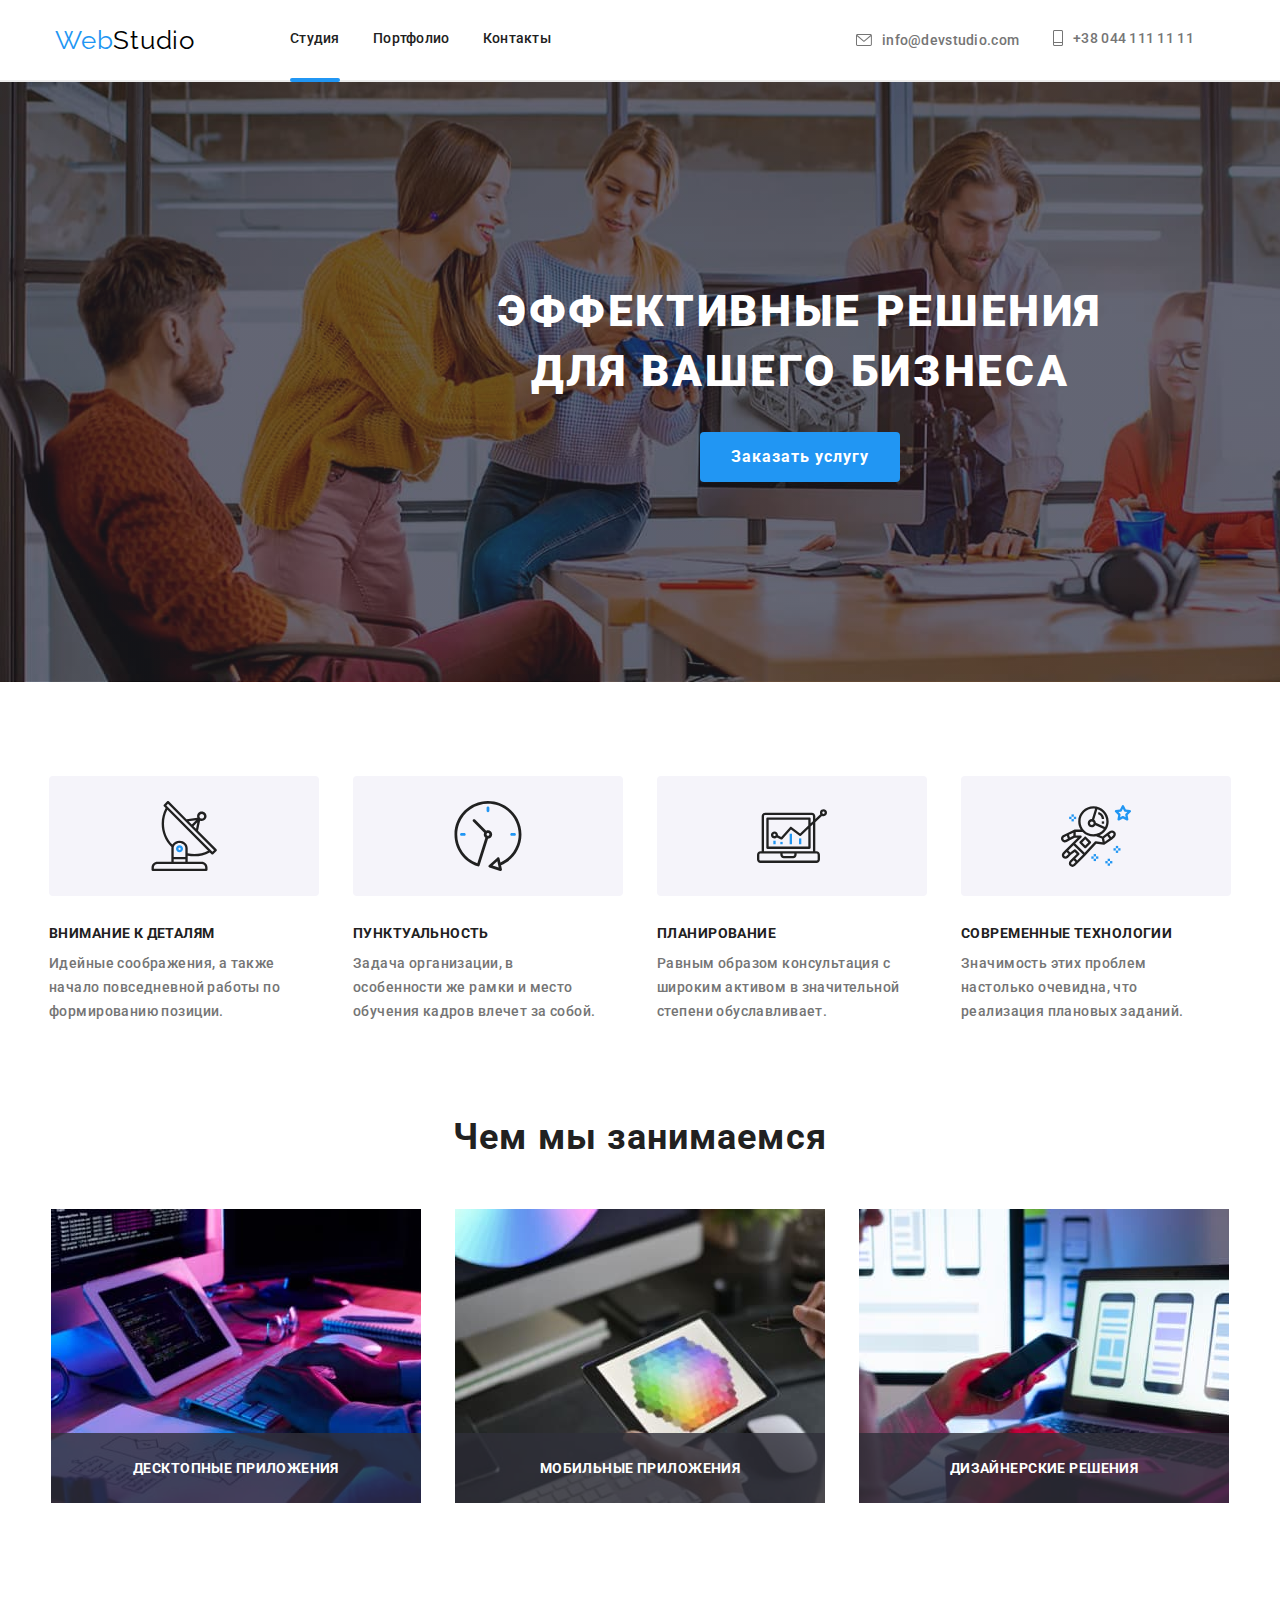
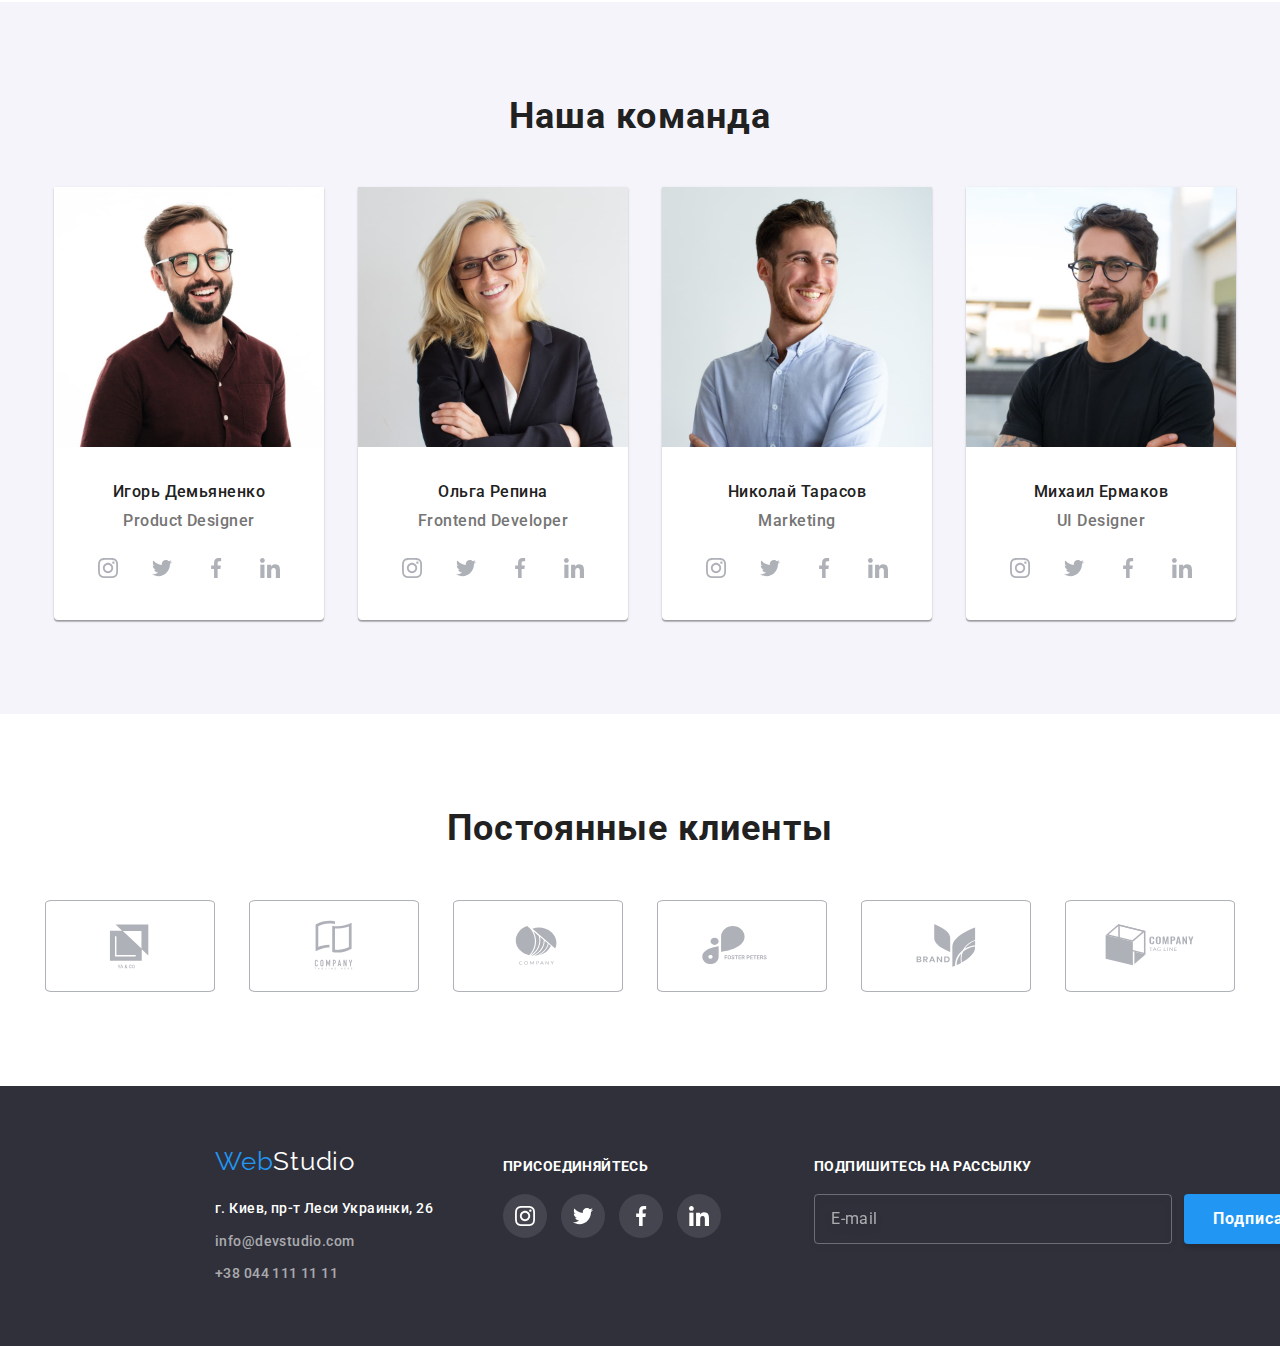
<file: index.html>
<!DOCTYPE html>
<html lang="ru">
<head>
    <meta charset="UTF-8">
    <meta http-equiv="X-UA-Compatible" content="IE=edge">
    <meta name="viewport" content="width=device-width, initial-scale=1.0">
    <title>WebStudio</title>
    <link rel="stylesheet" href="https://cdnjs.cloudflare.com/ajax/libs/modern-normalize/1.0.0/modern-normalize.min.css" />
    <link rel="preconnect" href="https://fonts.googleapis.com">
    <link rel="preconnect" href="https://fonts.gstatic.com" crossorigin>
    <link href="https://fonts.googleapis.com/css2?family=Raleway:wght@700&family=Roboto:wght@400;500;700;900&display=swap"
    rel="stylesheet">
    <link rel="stylesheet" href="./css/style.css">
</head>
<body>
    <header>
        <nav class="top_panel">
        <a href="" class="logo"><span class="highlighting-logo">Web</span>Studio</a>
            <ul class="menu">
                <li><a href="./index.html" class="highlighted-text menu-text underline">Студия</a></li>
                <li class="menu-items"><a href="./portfolio.html" class="highlighted-text menu-text">Портфолио</a></li>
                <li class="menu-items"><a href="#bottom_panel" class="highlighted-text menu-text">Контакты</a></li>            
            </ul>
            <ul>
                <li class="contacts">
                    <a href="mailto:info@devstudio.com" class="contacts-container">
                    <svg class="icon-mail">
                        <use href="./img/icons/symbol-defs.svg#icon-mail"></use>
                    </svg>
                    <p class="contact-text menu-text">info@devstudio.com</p>
                </a>
            </li>
                <li class="contacts">
                    <a href="tel:+380441111111" class="contacts-container">
                    <svg class="icon-phone">
                        <use href="./img/icons/symbol-defs.svg#icon-phone"></use>
                    </svg>
                    <p class="contact-text menu-text">+38 044 111 11 11</p>
                </a>
            </li>
            </ul>
        </nav>
        <hr class="line">
    </header>
    <main>
        <section class="preview-section">
            <div class="preview-container">
                <h1 class="preview-title">эффективные решения для вашего бизнеса</h1>
                <button type="button" class="button-to-order" data-modal-open>Заказать услугу</button>
            </div>
        </section>
        <section class="good-quality-section">
            <ul class="container">
                <li class="good-quality-container">
                    <div class="good-quality-icon-container">
                        <svg class="good-quality-icon">
                            <use href="./img/icons/symbol-defs.svg#icon-antenna"></use>
                        </svg>
                    </div>
                    <h4 class="good-quality-title">Внимание к деталям</h4>
                    <p class="good-quality-text">Идейные соображения, а также начало повседневной работы по формированию позиции.</p>
                </li>
                <li class="good-quality-container">
                    <div class="good-quality-icon-container">
                        <svg class="good-quality-icon">
                            <use href="./img/icons/symbol-defs.svg#icon-clock"></use>
                        </svg>
                    </div>
                    <h4 class="good-quality-title">Пунктуальность</h4>
                    <p class="good-quality-text">Задача организации, в особенности же рамки и место обучения кадров влечет за собой.</p>
                </li>
                <li class="good-quality-container">
                    <div class="good-quality-icon-container">
                        <svg class="good-quality-icon">
                            <use href="./img/icons/symbol-defs.svg#icon-computer"></use>
                        </svg>
                    </div>
                    <h4 class="good-quality-title">Планирование</h4>
                    <p class="good-quality-text">Равным образом консультация с широким активом в значительной степени обуславливает.</p>
                </li>
                <li class="good-quality-container">
                    <div class="good-quality-icon-container">
                        <svg class="good-quality-icon">
                            <use href="./img/icons/symbol-defs.svg#icon-astronaut"></use>
                        </svg>
                    </div>
                    <h4 class="good-quality-title">Современные технологии</h4>
                    <p class="good-quality-text">Значимость этих проблем настолько очевидна, что реализация плановых заданий.</p>
                </li>
            </ul>
            </section>

            <section class="section">
                <div class="container">
                <h1 class="studio-title">Чем мы занимаемся</h1>
                <ul>
                    <li class="what-we-do-picture">
                        <img src="./img/box1.jpg" alt="">
                        <div class="what-we-do-text-container">
                            <h4 class="what-we-do-text">Десктопные приложения</h4>
                        </div>
                    </li>
                    <li class="what-we-do-picture">
                        <img src="./img/box2.jpg" alt="">
                        <div class="what-we-do-text-container">
                            <h4 class="what-we-do-text">Мобильные приложения</h4>
                        </div>
                    </li>
                    <li class="what-we-do-picture">
                        <img src="./img/box3.jpg" alt="">
                        <div class="what-we-do-text-container">
                            <h4 class="what-we-do-text">Дизайнерские решения</h4>
                        </div>
                    </li>
                </ul>
                </div>
            </section>
            <section class="command-section section">
                <div class="container">
                <h2 class="studio-title">Наша команда</h2>
                <ul class="all-our-command-picture-containers">
                <li class="our-command-picture-container">
                    <img src="./img/our-team/product_designer.jpg" alt="" class="our-command-picture">
                    <div class="our-command-text-container">
                        <h4 class="our-command-title">Игорь Демьяненко</h4>
                        <p class="our-command-text">Product Designer</p>
                        <ul class="icon-links-container">
                            <li class="icon-link-item">
                                <a href="" class="icon-link-circle">
                                    <svg class="icon-link">
                                        <use href="./img/icons/symbol-defs.svg#icon-instagram"></use>
                                    </svg>
                                </a>
                            </li>
                            <li class="icon-link-item">
                                <a href="" class="icon-link-circle">
                                    <svg class="icon-link">
                                        <use href="./img/icons/symbol-defs.svg#icon-twitter"></use>
                                    </svg>
                                </a>
                            </li>
                            <li class="icon-link-item">
                                <a href="" class="icon-link-circle">
                                    <svg class="icon-link">
                                        <use href="./img/icons/symbol-defs.svg#icon-facebook"></use>
                                    </svg>
                                </a>
                            </li>
                            <li class="icon-link-item">
                                <a href="" class="icon-link-circle">
                                    <svg class="icon-link">
                                        <use href="./img/icons/symbol-defs.svg#icon-linkedin"></use>
                                    </svg>
                                </a>
                            </li>
                        </ul>
                    </div>
                </li>
                <li class="our-command-picture-container">
                    <img src="./img/our-team/fronted_developer.jpg" alt="" class="our-command-picture">
                    <div class="our-command-text-container">
                        <h4 class="our-command-title">Ольга Репина</h4>
                        <p class="our-command-text">Frontend Developer</p>
                            <ul class="icon-links-container">
                                <li class="icon-link-item">
                                    <a href="" class="icon-link-circle">
                                        <svg class="icon-link">
                                            <use href="./img/icons/symbol-defs.svg#icon-instagram"></use>
                                        </svg>
                                    </a>
                                </li>
                                <li class="icon-link-item">
                                    <a href="" class="icon-link-circle">
                                        <svg class="icon-link">
                                            <use href="./img/icons/symbol-defs.svg#icon-twitter"></use>
                                        </svg>
                                    </a>
                                </li>
                                <li class="icon-link-item">
                                    <a href="" class="icon-link-circle">
                                        <svg class="icon-link">
                                            <use href="./img/icons/symbol-defs.svg#icon-facebook"></use>
                                        </svg>
                                    </a>
                                </li>
                                <li class="icon-link-item">
                                    <a href="" class="icon-link-circle">
                                        <svg class="icon-link">
                                            <use href="./img/icons/symbol-defs.svg#icon-linkedin"></use>
                                        </svg>
                                    </a>
                                </li>
                            </ul>
                    </div>
                </li>
                <li class="our-command-picture-container">
                    <img src="./img/our-team/marketing.jpg" alt="" class="our-command-picture">
                    <div class="our-command-text-container">
                        <h4 class="our-command-title">Николай Тарасов</h4>
                        <p class="our-command-text">Marketing</p>
                        <ul class="icon-links-container">
                            <li class="icon-link-item">
                                <a href="" class="icon-link-circle">
                                    <svg class="icon-link">
                                        <use href="./img/icons/symbol-defs.svg#icon-instagram"></use>
                                    </svg>
                                </a>
                            </li>
                            <li class="icon-link-item">
                                <a href="" class="icon-link-circle">
                                    <svg class="icon-link">
                                        <use href="./img/icons/symbol-defs.svg#icon-twitter"></use>
                                    </svg>
                                </a>
                            </li>
                            <li class="icon-link-item">
                                <a href="" class="icon-link-circle">
                                    <svg class="icon-link">
                                        <use href="./img/icons/symbol-defs.svg#icon-facebook"></use>
                                    </svg>
                                </a>
                            </li>
                            <li class="icon-link-item">
                                <a href="" class="icon-link-circle">
                                    <svg class="icon-link">
                                        <use href="./img/icons/symbol-defs.svg#icon-linkedin"></use>
                                    </svg>
                                </a>
                            </li>
                        </ul>
                    </div>
                </li>
                <li class="our-command-picture-container">
                    <img src="./img/our-team/ui_designer.jpg" alt="" class="our-command-picture">
                    <div class="our-command-text-container">
                        <h4 class="our-command-title">Михаил Ермаков</h4>
                        <p class="our-command-text">UI Designer</p>
                        <ul class="icon-links-container">
                            <li class="icon-link-item">
                                <a href="" class="icon-link-circle">
                                    <svg class="icon-link">
                                        <use href="./img/icons/symbol-defs.svg#icon-instagram"></use>
                                    </svg>
                                </a>
                            </li>
                            <li class="icon-link-item">
                                <a href="" class="icon-link-circle">
                                    <svg class="icon-link">
                                        <use href="./img/icons/symbol-defs.svg#icon-twitter"></use>
                                    </svg>
                                </a>
                            </li>
                            <li class="icon-link-item">
                                <a href="" class="icon-link-circle">
                                    <svg class="icon-link">
                                        <use href="./img/icons/symbol-defs.svg#icon-facebook"></use>
                                    </svg>
                                </a>
                            </li>
                            <li class="icon-link-item">
                                <a href="" class="icon-link-circle">
                                    <svg class="icon-link">
                                        <use href="./img/icons/symbol-defs.svg#icon-linkedin"></use>
                                    </svg>
                                </a>
                            </li>
                        </ul>
                    </div>
                </li>
                </ul>
                </div>
            </section>

            <section class="section">
                <div class="container">
                <h2 class="studio-title">Постоянные клиенты</h2>
                <ul>
                    <li class="client-item">
                        <a href="" class="client-line">
                            <svg class="client">
                                <use href="./img/icons/symbol-defs.svg#icon-client-1"></use>
                            </svg>
                        </a>
                    </li>
                    <li class="client-item">
                        <a href="" class="client-line">
                            <svg class="client">
                                <use href="./img/icons/symbol-defs.svg#icon-client-2"></use>
                            </svg>
                        </a>
                    </li>
                    <li class="client-item">
                        <a href="" class="client-line">
                            <svg class="client">
                                <use href="./img/icons/symbol-defs.svg#icon-client-3"></use>
                            </svg>
                        </a>
                    </li>
                    <li class="client-item">
                        <a href="" class="client-line">
                            <svg class="client">
                                <use href="./img/icons/symbol-defs.svg#icon-client-4"></use>
                            </svg>
                        </a>
                    </li>
                    <li class="client-item">
                        <a href="" class="client-line">
                            <svg class="client">
                                <use href="./img/icons/symbol-defs.svg#icon-client-5"></use>
                            </svg>
                        </a>
                    </li>
                    <li class="client-item">
                        <a href="" class="client-line">
                            <svg class="client">
                                <use href="./img/icons/symbol-defs.svg#icon-client-6"></use>
                            </svg>
                        </a>
                    </li>
                </ul>
                </div>
            </section>
    </main>
    <footer id="bottom_panel">
        <div class="container">
        <div class="bottom_panel-item-container">
            <a href="" class="logo-light"><span class="highlighting-logo">Web</span>Studio</a>
            <p class="bottom_panel-adress">г. Киев, пр-т Леси Украинки, 26</p>
            <p class="bottom-panel-contacts-item"><a href="mailto:info@devstudio.com" class="bottom-panel-contacts">info@devstudio.com</a></p>
            <p class="bottom-panel-contacts-item"><a href="tel:+380441111111" class="bottom-panel-contacts">+38 044 111 11 11</a></p>
        </div>
        <div class="join-us-container">
            <h4 class="footer-title">Присоединяйтесь</h4>
            <ul class="icon-links-container-dark">
                <li class="icon-link-item">
                    <a href="" class="icon-link-circle-dark icon-link-circle">
                        <svg class="icon-link-dark">
                            <use href="./img/icons/symbol-defs.svg#icon-instagram"></use>
                        </svg>
                    </a>
                </li>
                <li class="icon-link-item">
                    <a href="" class="icon-link-circle-dark icon-link-circle">
                        <svg class="icon-link-dark">
                            <use href="./img/icons/symbol-defs.svg#icon-twitter"></use>
                        </svg>
                    </a>
                </li>
                <li class="icon-link-item">
                    <a href="" class="icon-link-circle-dark icon-link-circle">
                        <svg class="icon-link-dark">
                            <use href="./img/icons/symbol-defs.svg#icon-facebook"></use>
                        </svg>
                    </a>
                </li>
                <li class="icon-link-item">
                    <a href="" class="icon-link-circle-dark icon-link-circle">
                        <svg class="icon-link-dark">
                            <use href="./img/icons/symbol-defs.svg#icon-linkedin"></use>
                        </svg>
                    </a>
                </li>
            </ul>
        </div>
        <div class="subscribe-container">
            <h4 class="footer-title">Подпишитесь на рассылку</h4>
            <form action="" class="subscribe-input-container">
                <input type="email" name="mailing-address" placeholder="E-mail" class="footer-input" required>
                <button type="submit" class="subscribe-button">Подписаться
                    <svg class="subscribe-icon">
                        <use href="./img/icons/symbol-defs.svg#icon-send"></use>
                    </svg>
                </button>
            </form>
        </div>
        </div>
    </footer>
    <div class="backdrop is-hidden" data-modal>
        <div class="modal">
            <button class="modal-close-bth" data-modal-close>
                <svg class="icon-exit">
                    <use href="./img/icons/symbol-defs.svg#icon-exit"></use>
                </svg>
            </button>
            <p class="modal-title">Оставьте свои данные, мы вам перезвоним</p>
            <form action="">
                <label class="modal-label">Имя
                <div class="modal-input-wrap">
                    <input type="text" class="modal-input" name="user-name" required>
                    <svg class="input-icon">
                        <use href="./img/icons/symbol-defs.svg#icon-person"></use>
                    </svg>
                </div>
                </label>
                <label class="modal-label">Телефон
                <div class="modal-input-wrap">
                    <input type="tel" class="modal-input" name="user-tel" required>
                    <svg class="input-icon">
                        <use href="./img/icons/symbol-defs.svg#icon-phone"></use>
                    </svg>
                </div>
                </label>
                <label class="modal-label">Почта
                <div class="modal-input-wrap">
                    <input type="email" class="modal-input" name="user-email">
                    <svg class="input-icon">
                        <use href="./img/icons/symbol-defs.svg#icon-email"></use>
                    </svg>
                </div>
                </label>
                <label class="modal-label" for="user-comment">Комментарий</label>
                <textarea name="user-comment" id="user-comment" class="modal-comment" placeholder="Введите текст"></textarea>
                <div class="checkbox-container">
                    <input type="checkbox" name="user-consent" id="user-consent" class="modal-checkbox visually-hidden" required>
                    <label for="user-consent" class="modal-consent">Соглашаюсь с рассылкой и принимаю
                        <a href="" class="modal-underlined-text">Условия договора</a>
                    </label>
                </div>
                <button type="submit" class="modal-button">Отправить</button>
            </form>
        </div>
    </div>
    <script src="./js/modal.js"></script>
</body>
</html>
</file>
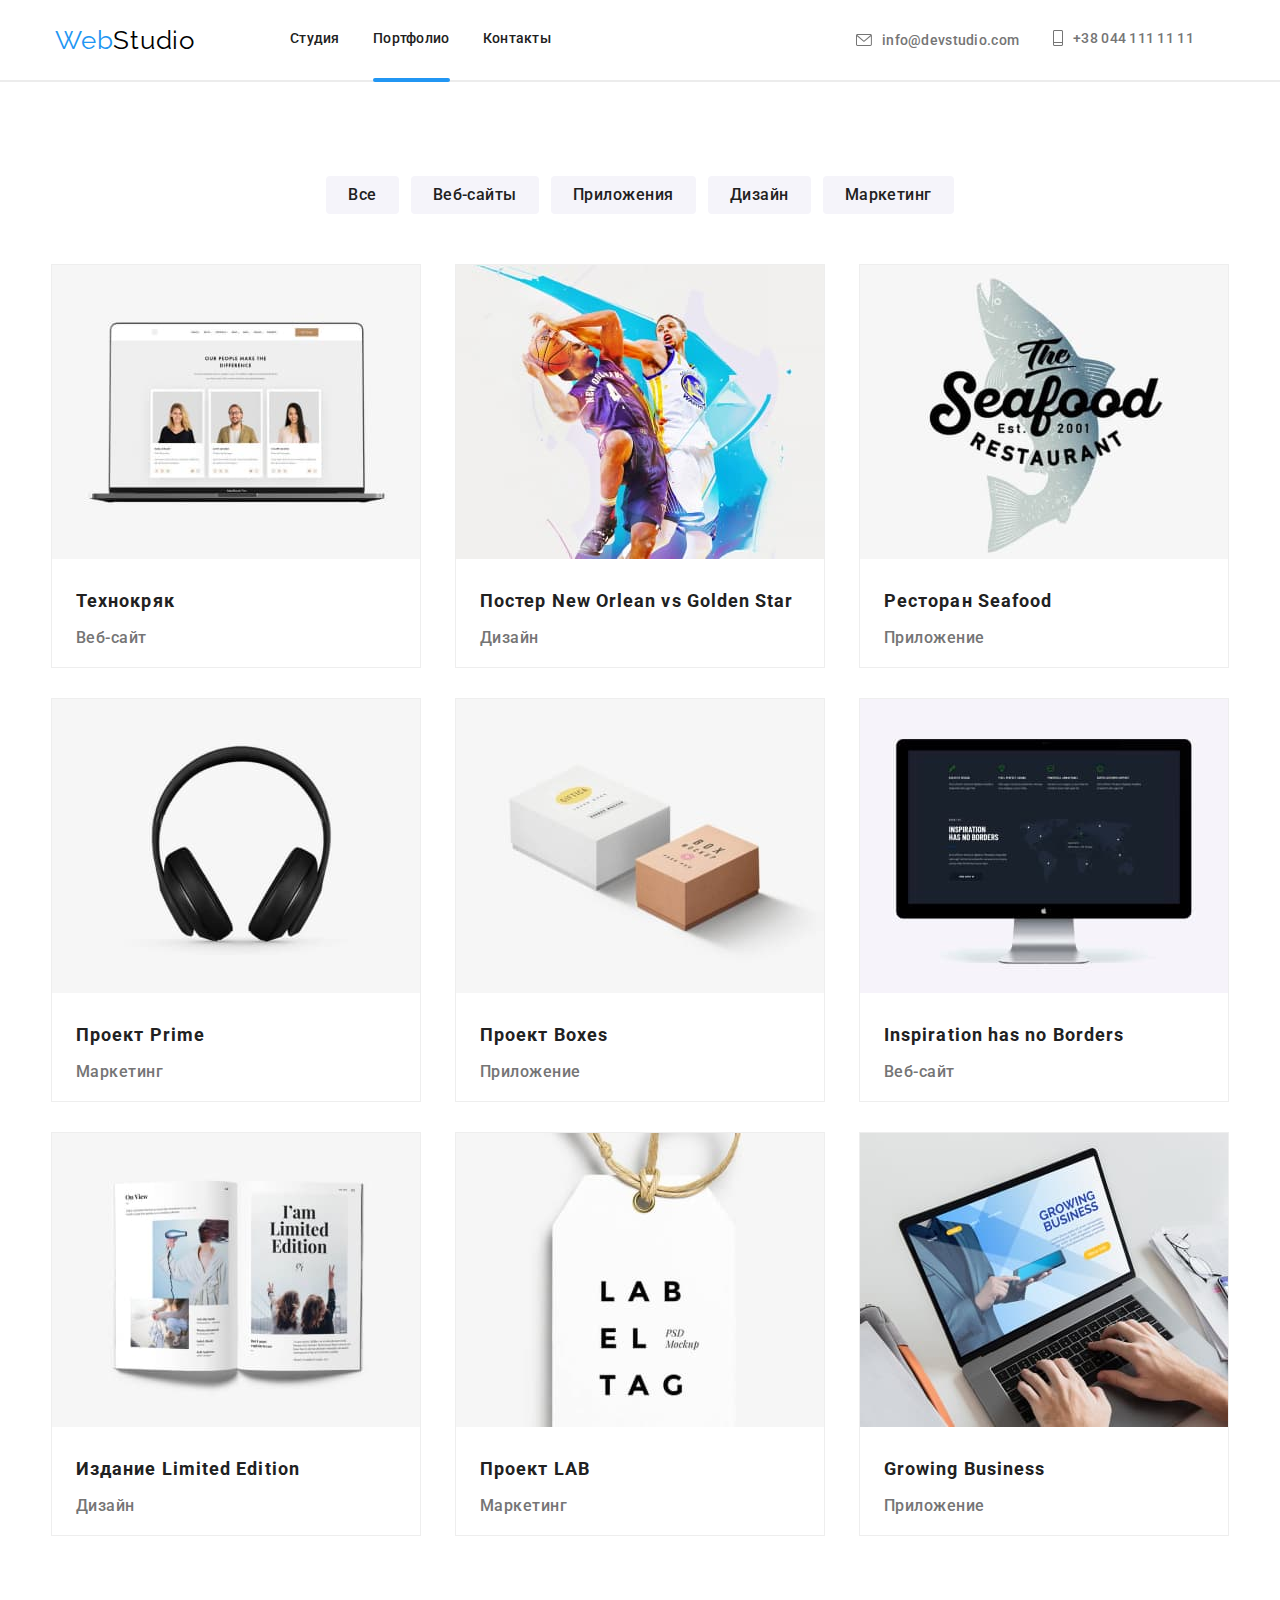
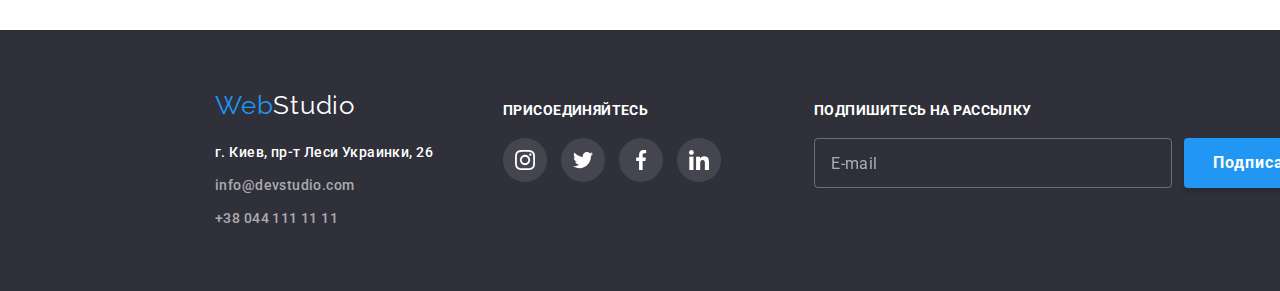
<file: portfolio.html>
<!DOCTYPE html>
<html lang="ru">

<head>
    <meta charset="UTF-8">
    <meta http-equiv="X-UA-Compatible" content="IE=edge">
    <meta name="viewport" content="width=device-width, initial-scale=1.0">
    <title>WebStudio</title>
    <link rel="stylesheet" href="https://cdnjs.cloudflare.com/ajax/libs/modern-normalize/1.0.0/modern-normalize.min.css" />
    <link rel="preconnect" href="https://fonts.googleapis.com">
    <link rel="preconnect" href="https://fonts.gstatic.com" crossorigin>
    <link href="https://fonts.googleapis.com/css2?family=Raleway:wght@700&family=Roboto:wght@400;500;700;900&display=swap"
        rel="stylesheet">
    <link rel="stylesheet" href="./css/style.css">
</head>

<body>
    <header>
        <nav class="top_panel">
            <a href="" class="logo"><span class="highlighting-logo">Web</span>Studio</a>
            <ul class="menu">
                <li><a href="./index.html" class="highlighted-text menu-text">Студия</a></li>
                <li class="menu-items"><a href="./portfolio.html" class="highlighted-text menu-text underline">Портфолио</a></li>
                <li class="menu-items"><a href="#bottom_panel" class="highlighted-text menu-text">Контакты</a></li>
            </ul>
            <ul>
                <li class="contacts">
                    <a href="mailto:info@devstudio.com" class="contacts-container">
                        <svg class="icon-mail">
                            <use href="./img/icons/symbol-defs.svg#icon-mail"></use>
                        </svg>
                        <p class="contact-text menu-text">info@devstudio.com</p>
                    </a>
                </li>
                <li class="contacts">
                    <a href="tel:+380441111111" class="contacts-container">
                        <svg class="icon-phone">
                            <use href="./img/icons/symbol-defs.svg#icon-phone"></use>
                        </svg>
                        <p class="contact-text menu-text">+38 044 111 11 11</p>
                    </a>
                </li>
            </ul>
        </nav>
        <hr class="line">
    </header>
    <main>
        <section class="section">
            <div class="container">
            <ul class="all-portfolio-buttons-container">
                <li class="portfolio-button-container"><button type="button" class="portfolio-button highlighted-button">Все</button></li>
                <li class="portfolio-button-container"><button type="button" class="portfolio-button highlighted-button">Веб-сайты</button></li>
                <li class="portfolio-button-container"><button type="button" class="portfolio-button highlighted-button">Приложения</button></li>
                <li class="portfolio-button-container"><button type="button" class="portfolio-button highlighted-button">Дизайн</button></li>
                <li class="portfolio-button-container"><button type="button" class="portfolio-button highlighted-button">Маркетинг</button></li>
            </ul>

            <ul>
                <li class="project-container">
                    <div class="picture-project-container">
                        <img src="./img/projects/technokryak.jpg" alt="" class="project-picture">
                        <p class="project-top-text">Ресурс предлагает комплексные предложения с разным уровнем функционала и сервисов. Все это позволит посетителю получить
                        исчерпывающие сведения о компании или частном лице.</p>
                    </div>
                    <h4 class="project-name">Технокряк</h4>
                    <p class="project-text">Веб-сайт</p>
                </li>
                <li class="project-container">
                    <div class="picture-project-container">
                    <img src="./img/projects/poster.jpg" alt="" class="project-picture">
                    <p class="project-top-text">Ресурс предлагает комплексные предложения с разным уровнем функционала и сервисов. Все это
                        позволит посетителю получить
                        исчерпывающие сведения о компании или частном лице.</p>
                    </div>
                    <h4 class="project-name">Постер New Orlean vs Golden Star</h4>
                    <p class="project-text">Дизайн</p>
                </li>
                <li class="project-container">
                    <div class="picture-project-container">
                    <img src="./img/projects/seafood.jpg" alt="" class="project-picture">
                    <p class="project-top-text">Ресурс предлагает комплексные предложения с разным уровнем функционала и сервисов. Все это
                        позволит посетителю получить
                        исчерпывающие сведения о компании или частном лице.</p>
                    </div>
                    <h4 class="project-name">Ресторан Seafood</h4>
                    <p class="project-text">Приложение</p>
                </li>
                <li class="project-container">
                    <div class="picture-project-container">
                    <img src="./img/projects/prime.jpg" alt="" class="project-picture">
                    <p class="project-top-text">Ресурс предлагает комплексные предложения с разным уровнем функционала и сервисов. Все это
                        позволит посетителю получить
                        исчерпывающие сведения о компании или частном лице.</p>
                    </div>
                    <h4 class="project-name">Проект Prime</h4>
                    <p class="project-text">Маркетинг</p>
                </li>
                <li class="project-container">
                    <div class="picture-project-container">
                    <img src="./img/projects/boxes.jpg" alt="" class="project-picture">
                    <p class="project-top-text">Ресурс предлагает комплексные предложения с разным уровнем функционала и сервисов. Все это
                        позволит посетителю получить
                        исчерпывающие сведения о компании или частном лице.</p>
                    </div>
                    <h4 class="project-name">Проект Boxes</h4>
                    <p class="project-text">Приложение</p>
                </li>
                <li class="project-container">
                    <div class="picture-project-container">
                    <img src="./img/projects/IHNB.jpg" alt="" class="project-picture">
                    <p class="project-top-text">Ресурс предлагает комплексные предложения с разным уровнем функционала и сервисов. Все это
                        позволит посетителю получить
                        исчерпывающие сведения о компании или частном лице.</p>
                    </div>
                    <h4 class="project-name">Inspiration has no Borders</h4>
                    <p class="project-text">Веб-сайт</p>
                </li>
                <li class="project-container">
                    <div class="picture-project-container">
                    <img src="./img/projects/limited-edition.jpg" alt="" class="project-picture">
                    <p class="project-top-text">Ресурс предлагает комплексные предложения с разным уровнем функционала и сервисов. Все это
                        позволит посетителю получить
                        исчерпывающие сведения о компании или частном лице.</p>
                    </div>
                    <h4 class="project-name">Издание Limited Edition</h4>
                    <p class="project-text">Дизайн</p>
                </li>
                <li class="project-container">
                    <div class="picture-project-container">
                    <img src="./img/projects/lab.jpg" alt="" class="project-picture">
                    <p class="project-top-text">Ресурс предлагает комплексные предложения с разным уровнем функционала и сервисов. Все это
                        позволит посетителю получить
                        исчерпывающие сведения о компании или частном лице.</p>
                    </div>
                    <h4 class="project-name">Проект LAB</h4>
                    <p class="project-text">Маркетинг</p>
                </li>
                <li class="project-container">
                    <div class="picture-project-container">
                    <img src="./img/projects/growing-business.jpg" alt="" class="project-picture">
                    <p class="project-top-text">Ресурс предлагает комплексные предложения с разным уровнем функционала и сервисов. Все это
                        позволит посетителю получить
                        исчерпывающие сведения о компании или частном лице.</p>
                    </div>
                    <h4 class="project-name">Growing Business</h4>
                    <p class="project-text">Приложение</p>
                </li>
            </ul>
            </div>
        </section>
    </main>
        <footer id="bottom_panel">
            <div class="container">
                <div class="bottom_panel-item-container">
                    <a href="" class="logo-light"><span class="highlighting-logo">Web</span>Studio</a>
                    <p class="bottom_panel-adress">г. Киев, пр-т Леси Украинки, 26</p>
                    <p class="bottom-panel-contacts-item"><a href="mailto:info@devstudio.com" class="bottom-panel-contacts">info@devstudio.com</a></p>
                    <p class="bottom-panel-contacts-item"><a href="tel:+380441111111" class="bottom-panel-contacts">+38 044 111 11 11</a></p>
                </div>
                <div class="join-us-container">
                    <h4 class="footer-title">Присоединяйтесь</h4>
                    <ul class="icon-links-container-dark">
                        <li class="icon-link-item">
                            <a href="" class="icon-link-circle-dark icon-link-circle">
                                <svg class="icon-link-dark">
                                    <use href="./img/icons/symbol-defs.svg#icon-instagram"></use>
                                </svg>
                            </a>
                        </li>
                        <li class="icon-link-item">
                            <a href="" class="icon-link-circle-dark icon-link-circle">
                                <svg class="icon-link-dark">
                                    <use href="./img/icons/symbol-defs.svg#icon-twitter"></use>
                                </svg>
                            </a>
                        </li>
                        <li class="icon-link-item">
                            <a href="" class="icon-link-circle-dark icon-link-circle">
                                <svg class="icon-link-dark">
                                    <use href="./img/icons/symbol-defs.svg#icon-facebook"></use>
                                </svg>
                            </a>
                        </li>
                        <li class="icon-link-item">
                            <a href="" class="icon-link-circle-dark icon-link-circle">
                                <svg class="icon-link-dark">
                                    <use href="./img/icons/symbol-defs.svg#icon-linkedin"></use>
                                </svg>
                            </a>
                        </li>
                    </ul>
                </div>
                <div class="subscribe-container">
                    <h4 class="footer-title">Подпишитесь на рассылку</h4>
                    <form action="" class="subscribe-input-container">
                        <input type="email" name="mailing-address" placeholder="E-mail" class="footer-input" required>
                        <button type="submit" class="subscribe-button">Подписаться
                            <svg class="subscribe-icon">
                                <use href="./img/icons/symbol-defs.svg#icon-send"></use>
                            </svg>
                        </button>
                    </form>
                </div>
            </div>
    </footer>
</body>
</html>
</file>
<file: css/style.css>
:root {
  --main-title-color: #212121;
  --second-title-color: #fff;
  --translucent-color: rgba(255, 255, 255, 0.6);
  --main-text-color: #757575;
  --highlighted-text-color: #2196f3;
  --main-bg-color: #e5e5e5;
  --second-bg-color: #f5f4fa;
  --third-bg-color: #2f303a;
  --fourth-bg-color: #fff;
  --fifth-bg-color: #2196f3;
}
*,
*::after,
*::before {
  font-family: Roboto, sans-serif;
  margin: 0;
  padding: 0;
  color: var(--main-title-color);
  box-sizing: border-box;
}
p{
  font-weight: 500;
  font-size: 14px;
  line-height: 16px;
  letter-spacing: 0.02em;
}
a {
  text-decoration: none;
}
ul {
  list-style: none;
}
li {
  display: inline-block;
}
.section {
  padding-bottom: 94px;
  padding-top: 94px;
}
.container {
  width: 1200px;
  padding-left: 5px;
  padding-right: 5px;
  margin: 0 auto;
  text-align: center;
}
/*Навигация*/
.top_panel {
  display: flex;
  align-items: center;
  height: 80px;
  width: 1200px;
  padding-left: 15px;
  padding-right: 15px;
  margin: 0 auto;
}
.logo {
  font-family: "Raleway";
  font-size: 26px;
  line-height: 119%;
  letter-spacing: 0.03em;
  color: #000000;
}
.highlighting-logo {
  color: var(--highlighted-text-color);
  font-family: "Raleway";
}
.underline::after {
  content: '';
  opacity: 1;
  display: block;
  bottom: 0;
  cursor: pointer;
  width: 100%;
  height: 4px;
  margin-top: 32px;
  background-color:var(--fifth-bg-color);
  background-size: auto;
  border-radius: 2px;
}
.menu-items{
  margin-left: 30px;
}
.menu-text{
  font-weight: 500;
  font-size: 14px;
  line-height: 16px;
  letter-spacing: 0.02em;
}
.icon-mail {
  transition: fill cubic-bezier(0.4, 0, 0.2, 1) 250ms;
  margin-right: 10px;
  width: 16px;
  height: 12px;
  fill:var(--main-text-color);
}
.icon-phone{
  transition: fill cubic-bezier(0.4, 0, 0.2, 1) 250ms;
  margin-right: 10px;
  fill:var(--main-text-color);
  width: 10px;
  height: 16px;
}
.menu {
  line-height: 114%;
  letter-spacing: 0.02em;
  font-size: 14px;
  font-weight: 500;
  margin-left: 95px;
  margin-top: 32px;
}
.contacts {
  margin-left: 305px;
}
.contacts + .contacts{
  margin-left: 30px;
}
.contacts-container{
  display: flex;
  height: 16px;
  align-items: center;
}
.contacts-container:hover .contact-text,
.contacts-container:focus .contact-text{
  color: var(--highlighted-text-color);
}
.contacts-container:hover .icon-mail,
.contacts-container:focus .icon-mail,
.contacts-container:hover .icon-phone,
.contacts-container:focus .icon-phone {
  fill: var(--highlighted-text-color);
}
.contact-text{
  transition: color cubic-bezier(0.4, 0, 0.2, 1) 250ms;
  color:var(--main-text-color);
}
.highlighted-text{
  transition: color cubic-bezier(0.4, 0, 0.2, 1) 250ms;
}
.highlighted-text:hover,
.highlighted-text:focus {
  color: var(--highlighted-text-color);
}
.line {
  border: 1px solid #ececec;
  margin: 0 auto;
  width: 1600px;
}
/*Превью*/
.preview-section{
  margin: 0 auto;
  width: 1600px;
  padding-top: 200px;
  padding-bottom: 200px;
  background-image:linear-gradient(rgba(47, 48, 58, 0.4),
    rgba(47, 48, 58, 0.4)),
  url(../img/preview.jpg);
  background-repeat: no-repeat;
  background-position: bottom;
  background-size: cover;
}
.preview-container{
  width: 696px;
  margin: 0 auto;
  text-align: center;
}
.preview-title {
  text-transform: uppercase;
  color: var(--second-title-color);
  font-size: 44px;
  font-weight: 900;
  line-height: 136%;
  letter-spacing: 0.06em;
}
.button-to-order {
  cursor: pointer;
  background-color: var(--fifth-bg-color);
  border: none;
  border-radius: 4px;
  font-size: 16px;
  font-weight: 700;
  line-height: 188%;
  letter-spacing: 0.06em;
  color: var(--second-title-color);
  width: 200px;
  height: 50px;
  margin-top: 30px;
}
/*Хорошие качества*/
.good-quality-section{
  margin-top: 94px;
}
.good-quality-container {
  margin-right: 30px;
  text-align: left;
  width: 270px;
}
.good-quality-icon-container {
  width: 270px;
  height: 120px; 
  background:var(--second-bg-color);
  border-radius: 4px;
  display: flex;
  justify-content: center;
  align-items: center;
  margin-bottom: 30px;
}
.good-quality-icon {
  width: 70px;
  height: 70px;
}
.good-quality-container:nth-last-child(-n + 1) {
  margin-right: 0;
}
.good-quality-title {
  text-transform: uppercase;
  font-size: 14px;
  line-height: 114%;
  letter-spacing: 0.03em;
}
.good-quality-text {
  color: var(--main-text-color);
  font-size: 14px;
  line-height: 171%;
  letter-spacing: 0.03em;
  width: 250px;
  margin-top: 10px;
}
/*Чем мы занимаемся*/
.studio-title {
  font-size: 36px;
  letter-spacing: 0.03em;
  line-height: 116%;
  margin-bottom: 50px;
}
.what-we-do-picture {
  position: relative;
  width: 370px;
  height: 294px;
  margin-right: 30px;
}
.what-we-do-picture:nth-last-child(-n + 1) {
  margin-right: 0;
}
.what-we-do-text-container {
  top: 224px;
  position: absolute;
  justify-content: center;
  display: flex;
  align-items: center;
  height: 70px;
  width: 100%;
  background: rgba(47, 48, 58, 0.8);
}
.what-we-do-text {
  color:var(--second-title-color);
  font-size: 14px;
  line-height: 16px;
  text-align: center;
  letter-spacing: 0.03em;
  text-transform: uppercase;
}
/*Наша команда*/
.command-section{
    background-color:var(--second-bg-color);
}
.all-our-command-picture-containers{
  margin: 0 auto;
  width: 100%;
  width: 1200px;
}
.our-command-picture-container {
  margin-right: 30px;
  background-color: var(--fourth-bg-color);
  width: 270px;
  box-shadow: 0px 1px 3px rgba(0, 0, 0, 0.12), 0px 1px 1px rgba(0, 0, 0, 0.14),
    0px 2px 1px rgba(0, 0, 0, 0.2);
  border-radius: 0px 0px 4px 4px;
}
.our-command-picture-container:nth-last-child(-n + 1) {
  margin-right: 0;
}
.our-command-picture {
  height: 260px;
  width: 270px;
}
.our-command-text-container{
  padding:30px;
}
.our-command-title {
  font-weight: 500;
  font-size: 16px;
  line-height: 119%;
  letter-spacing: 0.03em;
}
.our-command-text {
  color: var(--main-text-color);
  letter-spacing: 0.03em;
  margin-top: 10px;
  font-size: 16px;
  line-height: 119%;
}
.icon-links-container{
  margin-top: 16px;
  display: flex;
  justify-content: center;
}
.icon-link-item + .icon-link-item {
  margin-left: 10px;
}
.icon-link-circle{
  transition: cubic-bezier(0.4, 0, 0.2, 1) 250ms;
  width: 44px;
  height: 44px;
  background-color:var(--second-title-color);
  display: flex;
  justify-content: center;
  align-items: center;
  border-radius: 50%;
}
.icon-link{
  transition: fill cubic-bezier(0.4, 0, 0.2, 1) 250ms;
  fill:#AFB1B8;
  width: 20px;
  height: 20px;
}
.icon-link-circle:hover,
.icon-link-circle:focus{
  background-color:var(--fifth-bg-color);
}
.icon-link-circle:focus .icon-link,
.icon-link-circle:hover .icon-link{
  fill: var(--second-title-color);
}
/*Клиенты*/
.client-item + .client-item {
  margin-left: 30px;
}
.client-line {
  transition: border cubic-bezier(0.4, 0, 0.2, 1) 250ms;
  display: flex;
  justify-content: center;
  align-items: center;
  border-radius: 4%;
  width: 170px;
  height: 92px;
  border: 1px solid #AFB1B8;
}
.client {
    transition: fill cubic-bezier(0.4, 0, 0.2, 1) 250ms;
    fill:#AFB1B8;
    width: 100px;
    height: 60px;
}
.client-line:focus,
.client-line:hover
{
border: 1px solid var(--fifth-bg-color);
}
.client-line:focus .client,
.client-line:hover .client{
  fill:var(--fifth-bg-color);
}

/*Портфолио*/
.all-portfolio-buttons-container {
  margin-bottom: 50px;
}
.portfolio-button-container + .portfolio-button-container{
  margin-left: 8px;
}
.portfolio-button {
  transition: cubic-bezier(0.4, 0, 0.2, 1) 250ms;
  cursor: pointer;
  padding-left: 22px;
  padding-right: 22px;
  background-color: var(--second-bg-color);
  border-radius: 4px;
  border: none;
  font-weight: 500;
  font-size: 16px;
  line-height: 162%;
  letter-spacing: 0.03em;
  height: 38px;
}
.portfolio-button:hover,
.portfolio-button:focus {
  color: var(--second-title-color);
  background-color: var(--fifth-bg-color);
  box-shadow: 0px 3px 1px rgba(0, 0, 0, 0.1), 0px 1px 2px rgba(0, 0, 0, 0.08),
    0px 2px 2px rgba(0, 0, 0, 0.12);
}
.project-container {
  transition: cubic-bezier(0.4, 0, 0.2, 1) 250ms;
  margin-right: 30px;
  margin-bottom: 30px;
  text-align: left;
  height: 404px;
  width: 370px;
  border: 1px solid #eeeeee;
}
.project-container:nth-child(3n) {
  margin-right: 0;
}
.project-container:nth-last-child(-n + 3) {
  margin-bottom: 0;
}
.project-container:hover{
  box-shadow: 0px 1px 1px rgba(0, 0, 0, 0.12),
  0px 4px 4px rgba(0, 0, 0, 0.06),
  1px 4px 6px rgba(0, 0, 0, 0.16);
}
.project-container:hover .project-top-text{
  transform: translateY(0%);
}
.picture-project-container{
  position: relative;
  overflow: hidden;
}
.project-top-text{
  position: absolute;
  top:0;
  font-weight: 400;
  font-size: 18px;
  line-height: 28px;
  letter-spacing: 0.03em;
  color: var(--second-title-color);
  background-color: rgba(33, 150, 243, 0.9);
  padding: 63px 24px;
  height: 100%;
  transform: translateY(100%);
  transition: transform 250ms linear;
}
.project-name {
  font-size: 18px;
  line-height: 200%;
  letter-spacing: 0.06em;
  margin-top: 20px;
  margin-left: 24px;
}
.project-text {
  color: var(--main-text-color);
  letter-spacing: 0.03em;
  font-size: 16px;
  line-height: 188%;
  margin-top: 4px;
  margin-left: 24px;
}

/*Нижняя панель*/
#bottom_panel {
  background-color: var(--third-bg-color);
}
footer .container{
  width: 1600px;
  display: flex;
  padding-left: 215px;
  padding-top: 60px;
  padding-bottom: 60px;
  text-align: left;
}
.logo-light {
  font-family: "Raleway";
  font-size: 26px;
  line-height: 119%;
  letter-spacing: 0.03em;
  color: var(--second-title-color);
}
.bottom_panel-adress {
  font-size: 14px;
  line-height: 171%;
  letter-spacing: 0.03em;
  margin-top: 20px;
  color: var(--second-title-color);
}
.bottom-panel-contacts-item{
  margin-top: 9px;
}
.bottom-panel-contacts {
  font-size: 14px;
  line-height: 171%;
  letter-spacing: 0.03em;
  color: var(--translucent-color);
}
.join-us-container {
  margin-top: 12px;
  margin-left: 70px;
  width: 218px;
}
.footer-title {
  font-style: normal;
  font-weight: 700;
  font-size: 14px;
  line-height: 16px;
  letter-spacing: 0.03em;
  text-transform: uppercase;
  color:var(--second-title-color);
}
.icon-links-container-dark{
  margin-top: 20px;
}
.icon-link-circle-dark {
  width: 44px;
  height: 44px;
  background-color:rgba(255, 255, 255, 0.1);
  display: flex;
  justify-content: center;
  align-items: center;
  border-radius: 50%;
}
.icon-link-dark {
  fill:var(--fourth-bg-color);
  width: 20px;
  height: 20px;
}
.subscribe-container{
  margin-top: 12px;
  margin-left: 93px;
  width: 570px;
}
.subscribe-input-container {
  margin-top: 20px;
  display: flex;
}
.footer-input {
  width: 358px;
  height: 50px;
  border: 1px solid rgba(255, 255, 255, 0.3);
  filter: drop-shadow(0px 4px 4px rgba(0, 0, 0, 0.15));
  border-radius: 4px;
  background: none;
  padding-left: 16px;
  outline: none;
  caret-color: rgba(255, 255, 255, 0.3);
  color: var(--second-title-color);
  font-weight: 400;
  font-size: 16px;
  line-height: 20px;
  letter-spacing: 0.03em;
}
.footer-input::placeholder{
  color: rgba(255, 255, 255, 0.6);
}
.subscribe-button {
  margin-left: 12px;
  width: 200px;
  height: 50px;
  background:var(--fifth-bg-color);
  box-shadow: 0px 4px 4px rgba(0, 0, 0, 0.15);
  border-radius: 4px;
  font-weight: 700;
  font-size: 16px;
  line-height: 30px;
  letter-spacing: 0.06em;
  border: none;
  color:var(--second-title-color);
  cursor:pointer;
  display: flex;
  align-items: center;
  justify-content: center;
}
.subscribe-icon{
  width: 24px;
  height: 24px;
  margin-left: 10px;
}
/*Backdrop*/
.backdrop{
  transition: cubic-bezier(0.4, 0, 0.2, 1) 250ms;
  position: fixed;
  top:0;
  width: 100%;
  height: 100%;
  background-color: rgba(0, 0, 0, 0.1);
}
.backdrop.is-hidden .modal{
  transform: translate(-50%, 0) scale(0.3);
}
.modal{
  background-color:var(--fourth-bg-color);
  position: absolute;
  width: 528px;
  height: 581px;
  left: 50%;
  top: 50%;
  transform: translate(-50%,-50%) scale(1);
  transition: transform 350ms;
  padding: 40px;
}
.modal-close-bth{
  position: absolute;
  top: 8px;
  left: 490px;
  border-radius: 50%;
  width: 30px;
  height: 30px;  
  background: #FFFFFF;
  border: 1px solid rgba(0, 0, 0, 0.1);
  display: flex;
  justify-content: center;
  align-items: center;
}
.icon-exit{
  width: 11px;
  height: 11px;
  cursor: pointer;
  transition: fill cubic-bezier(0.4, 0, 0.2, 1) 250ms;
  fill:#000;
}
.modal-close-bth:focus .icon-exit,
.modal-close-bth:hover .icon-exit {
  fill:var(--fifth-bg-color);
}
.modal-title{
  font-weight: 700;
  font-size: 20px;
  line-height: 23px;
  text-align: center;
  letter-spacing: 0.03em;
  color:var(--main-title-color);
  margin-bottom: 12px;
}
.modal-input-wrap{
  position: relative;
  margin-top: 4px;
  margin-bottom: 10px;
}
.input-icon{
  position: absolute;
  width: 18px;
  height: 18px;
  top:50%;
  transform: translateY(-50%);
  left: 12px;
  transition: fill cubic-bezier(0.4, 0, 0.2, 1) 250ms
}
.modal-input{
  width: 100%;
  height: 40px;
  border: 1px solid rgba(33, 33, 33, 0.2);
  border-radius: 4px;
  padding-left: 42px;
  font-weight: 400;
  font-size: 12px;
  line-height: 14px;
  letter-spacing: 0.01em;
  outline: none;
  color:var(--main-title-color);
  transition: border-color cubic-bezier(0.4, 0, 0.2, 1) 250ms
}
.modal-input:focus,
.modal-comment:focus{
  border: 1px solid #2196F3;
}
.modal-input:focus + .input-icon{
  fill:var(--fifth-bg-color);
}
.modal-comment{
  width: 100%;
  height: 120px;  
  border: 1px solid rgba(33, 33, 33, 0.2);
  border-radius: 4px;
  margin-top: 4px;
  margin-bottom: 20px;
  padding: 12px 16px;
  resize: none;
  font-weight: 400;
  font-size: 12px;
  line-height: 14px;
  letter-spacing: 0.01em;
  color:var(--main-title-color);
  outline: none;
  transition: border-color cubic-bezier(0.4, 0, 0.2, 1) 250ms
}
.modal-comment::placeholder{
  color: rgba(117, 117, 117, 0.5);
}
.modal-label{
  font-weight: 400;
  font-size: 12px;
  line-height: 14px;
  letter-spacing: 0.01em;
  color:var(--main-text-color);
  display: block;
}
.checkbox-container{
  width: 425px;
  height: 24px;
  display: flex;
  align-items: center;
  justify-content: space-between;
  margin: 0 auto;
}
.modal-consent::before{
  content: '';
  width: 16px;
  height: 15px;
  cursor: pointer;
  border: 2px solid var(--main-title-color);
  border-radius: 3px;
  margin-right: 7px;
}
.modal-checkbox:checked + .modal-consent::before{
  border: none;
  background-image: url(../img/icons/icon-check.svg);
  background-repeat: no-repeat;
  background-position: center;
}
.modal-consent{
  font-weight: 400;
  font-size: 14px;
  line-height: 24px;
  letter-spacing: 0.03em;
  color:var(--main-text-color);
  display: flex;
  align-items: center;
}
.modal-underlined-text{
  font-weight: 400;
  font-size: 14px;
  line-height: 24px;
  letter-spacing: 0.03em;
  text-decoration-line: underline;
  color:var(--highlighted-text-color);
  margin-left: 5px;
}
.modal-button{
  font-weight: 700;
  font-size: 16px;
  line-height: 30px;
  letter-spacing: 0.06em;
  color:var(--second-title-color);
  width: 200px;
  height: 50px;
  cursor: pointer;
  border: none;
  background:var(--fifth-bg-color);
  box-shadow: 0px 4px 4px rgba(0, 0, 0, 0.15);
  border-radius: 4px;
  margin-top: 30px;
  margin-left: 124px;
}
.is-hidden{
  transition: cubic-bezier(0.4, 0, 0.2, 1) 250ms;
  opacity: 0;
  pointer-events: none;
  visibility: hidden;
}
.visually-hidden{
  position: absolute;
  white-space: nowrap;
  width: 1px;
  height: 1px;
  overflow: hidden;
  border: 0;
  padding: 0;
  clip: rect(0 0 0 0);
  clip-path: inset(50%);
  margin: -1px;
}
</file>
